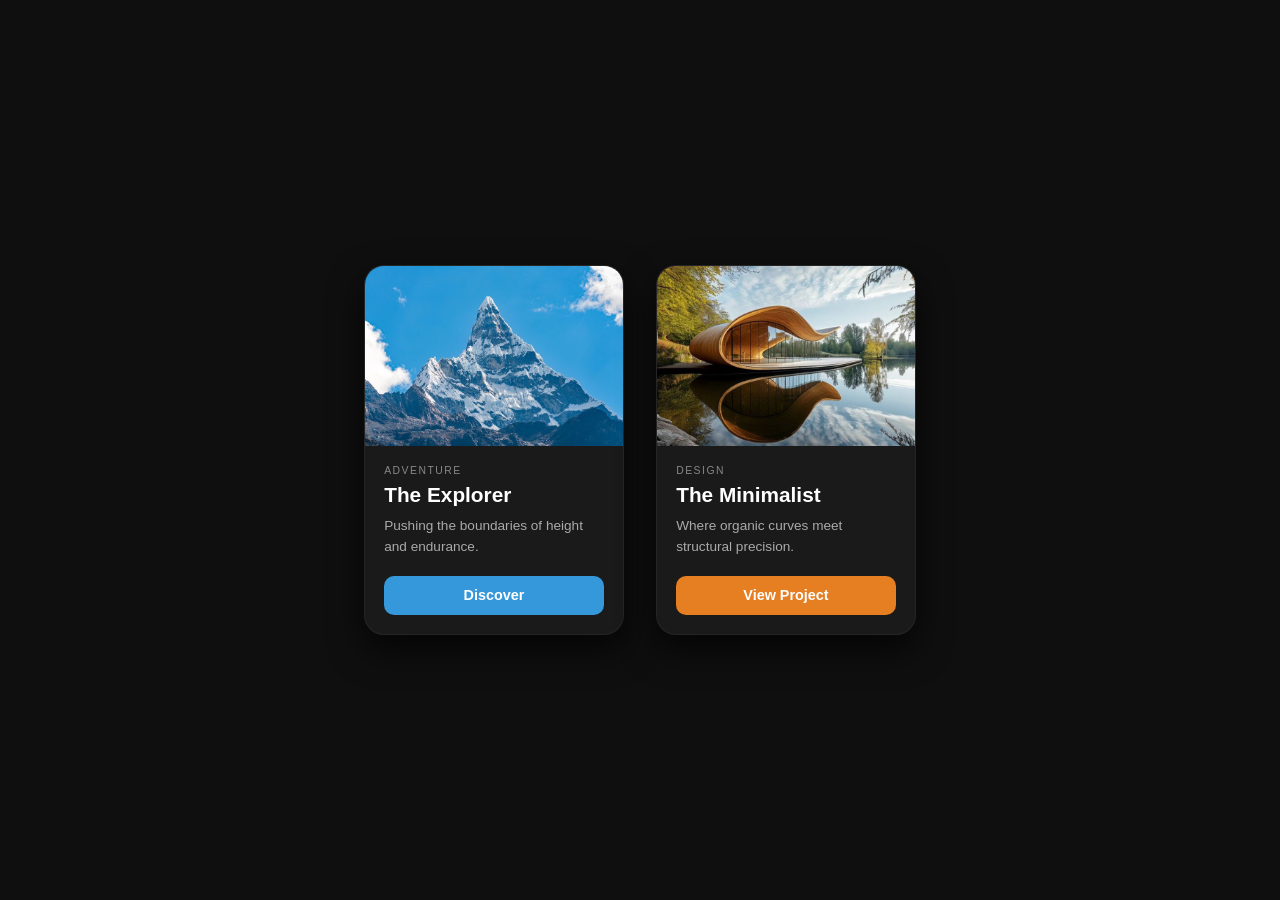
<file: 3d Hover Card/index.html>
<!DOCTYPE html>
<html lang="en">
<head>
    <meta charset="UTF-8">
    <meta name="viewport" content="width=device-width, initial-scale=1.0">
    <title>3D Card Hover Effect</title>
    <link rel="stylesheet" href="styles.css">
</head>
<body>

    <div class="container">
        <div class="card">
            <div class="card-image-wrap">
                <img src="images/bg-image-1.jpg" alt="Mountain Peak" class="card-bg">
                <div class="glare"></div>
            </div>
            <div class="card-content">
                <span class="category">Adventure</span>
                <h2>The Explorer</h2>
                <p>Pushing the boundaries of height and endurance.</p>
                <button class="btn-explorer">Discover</button>
            </div>
        </div>

        <div class="card">
            <div class="card-image-wrap">
                <img src="images/bg-image-2.jpg" alt="Modern Architecture" class="card-bg">
                <div class="glare"></div>
            </div>
            <div class="card-content">
                <span class="category">Design</span>
                <h2>The Minimalist</h2>
                <p>Where organic curves meet structural precision.</p>
                <button class="btn-minimalist">View Project</button>
            </div>
        </div>
    </div>

    <script src="scripts.js"></script>
</body>
</html>
</file>
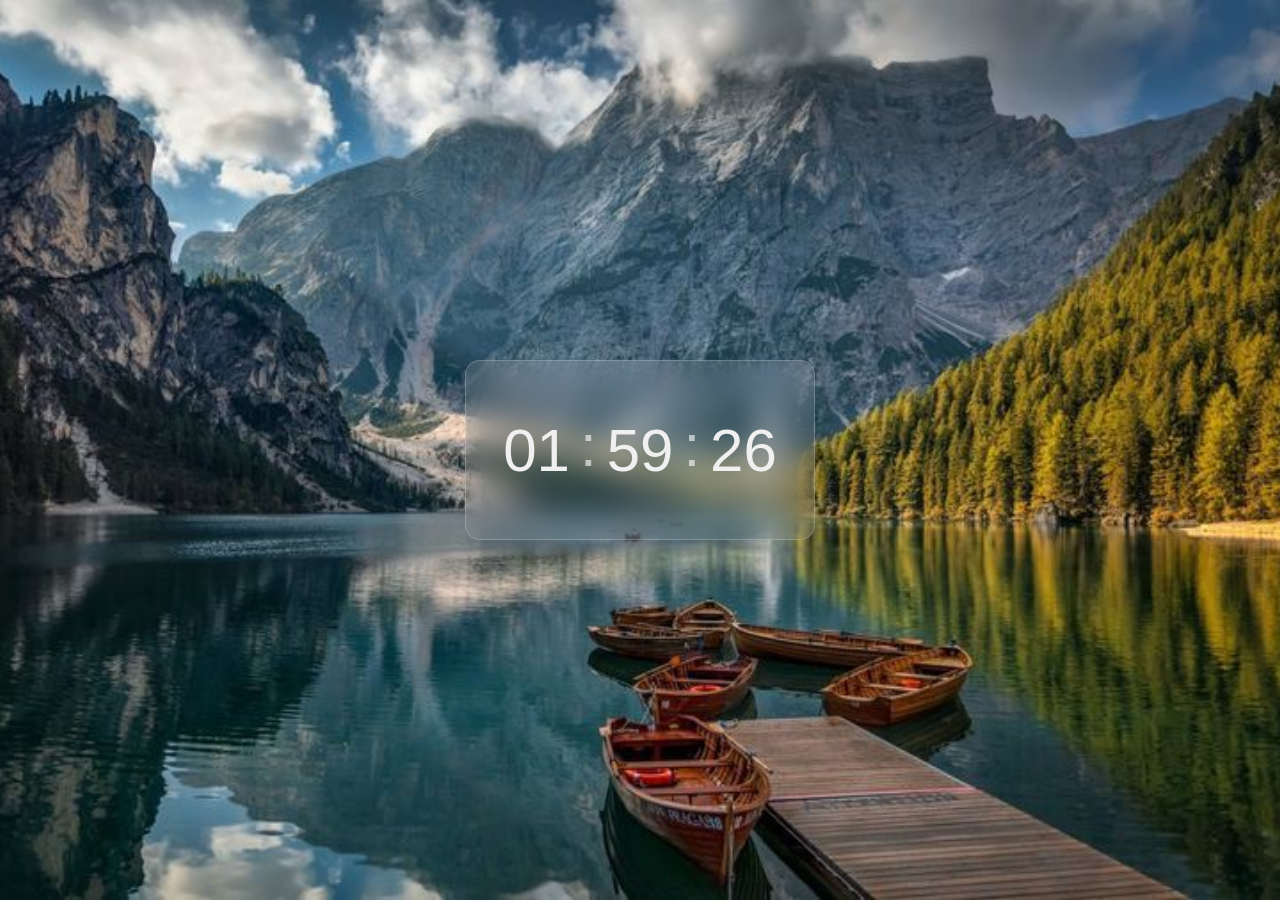
<file: Glassmorphism Digital Clock/index.html>
<!DOCTYPE html>
<html lang="en">
<head>
    <meta charset="UTF-8">
    <meta name="viewport" content="width=device-width, initial-scale=1.0">
    <title>Glassmorphism Digital Clock</title>
    <link rel="stylesheet" href="styles.css">
</head>
<body>
    <div class="container">
        <div class="clock-box">
            <span id="hrs">00</span>
            <span class="colon">:</span>
            <span id="min">00</span>
            <span class="colon">:</span>
            <span id="sec">00</span>
        </div>
    </div>

    <script src="scripts.js"></script>
</body>
</html>
</file>
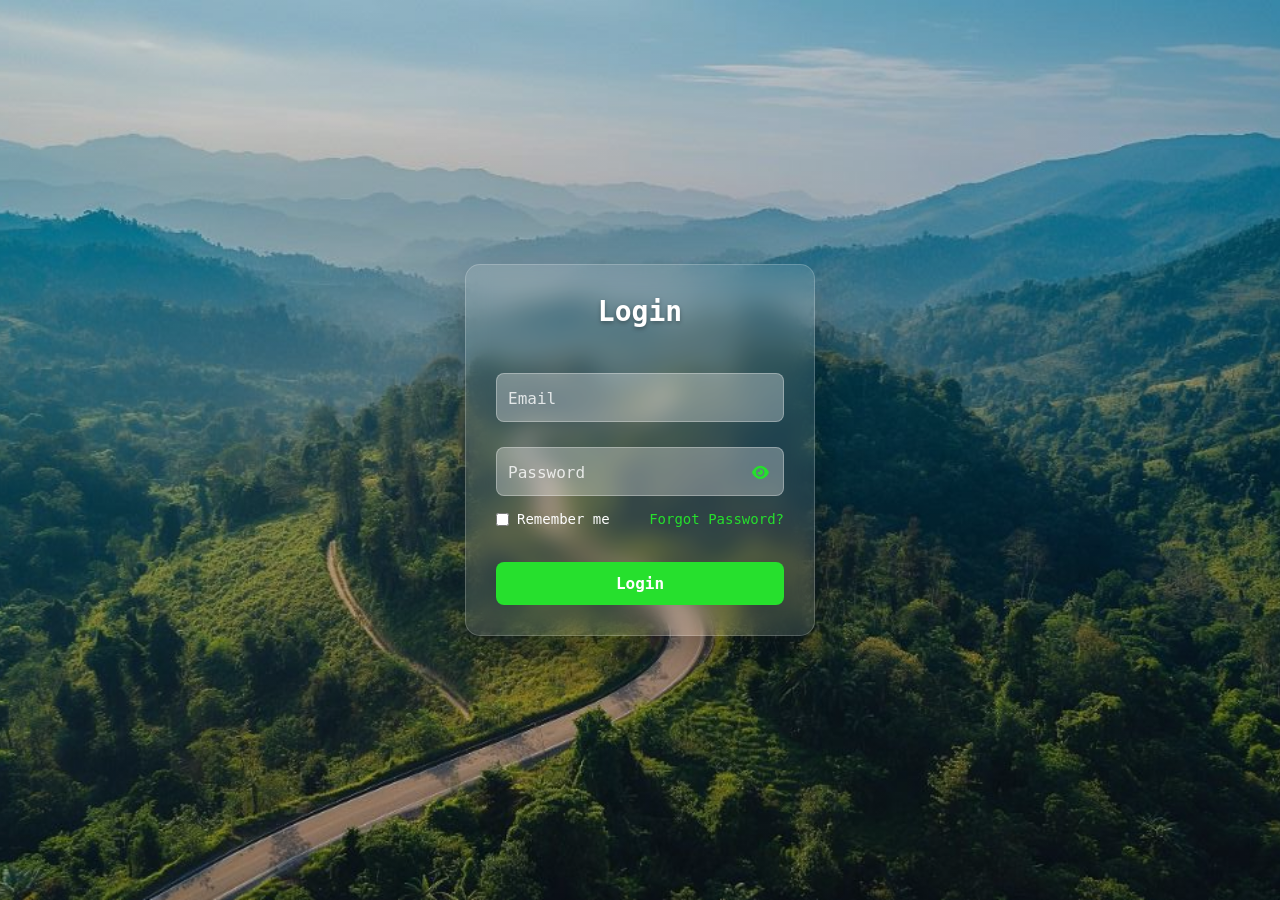
<file: Glassmorphism Login Form/index.html>
<!DOCTYPE html>
<html lang="en">
<head>
    <meta charset="UTF-8">
    <meta name="viewport" content="width=device-width, initial-scale=1.0">
    <title>Glassmorphism Login</title>
    <link rel="stylesheet" href="styles.css">
    <link rel="stylesheet" href="https://cdnjs.cloudflare.com/ajax/libs/font-awesome/6.0.0/css/all.min.css">
</head>
<body>
    <form class="form-container" action="greeting.html">
        <h2 class="form-header">Login</h2>

        <div class="input-box">
            <input type="email" id="email-input" placeholder=" " />
            <label for="email-input">Email</label>
        </div>

        <div class="input-box">
            <input type="password" id="password-input" placeholder=" " />
            <label for="password-input">Password</label>
            <i class="fa-solid fa-eye toggle-password" id="togglePassword"></i>
        </div>

        <div class="form-options">
            <label class="remember-me">
                <input type="checkbox">
                <span>Remember me</span>
            </label>
            <a href="#" class="forgot-password">Forgot Password?</a>
        </div>

        <button type="submit" class="submit-btn">Login</button>
    </form>

    <script src="scripts.js"></script>
</body>
</html>
</file>
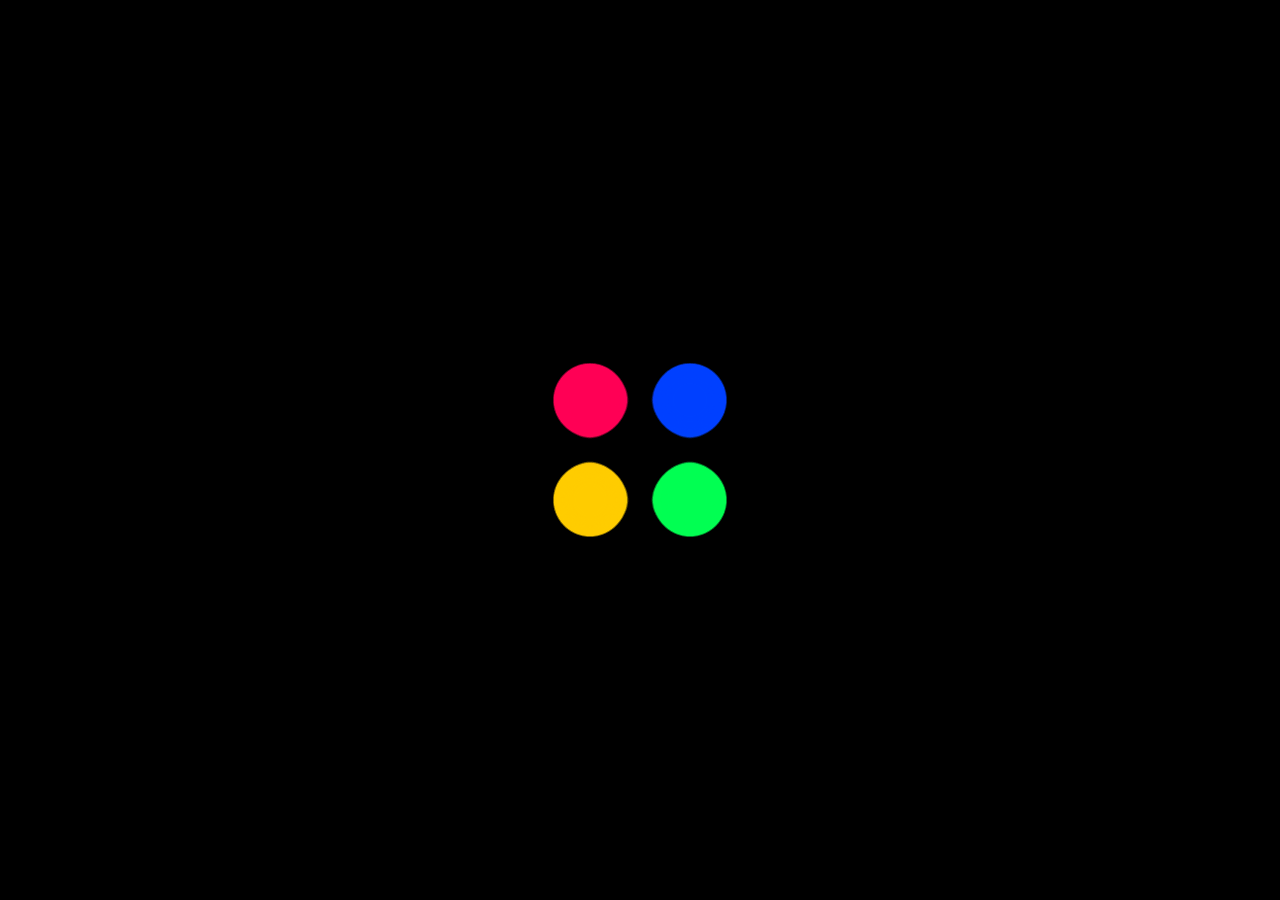
<file: Liquid Loader animation/index.html>
<!DOCTYPE html>
<html lang="en">
<head>
    <meta charset="UTF-8">
    <meta name="viewport" content="width=device-width, initial-scale=1.0">
    <title>Loading Spinner</title>
    <link rel="stylesheet" href="styles.css">
</head>

<body>
    <div class="gooey-wrapper">
        <div class="spinner-box">
            <span class="circle"></span>
            <span class="circle"></span>
            <span class="circle"></span>
            <span class="circle"></span>
        </div>

        <svg xmlns="http://www.w3.org/2000/svg" version="1.1" style="display:none;">
            <defs>
                <filter id="gooey">
                    <!-- Blur the objects -->
                    <feGaussianBlur in="SourceGraphic" stdDeviation="10" result="blur" />
                    <!-- Increase contrast of the alpha channel to make edges sharp -->
                    <feColorMatrix in="blur" mode="matrix"
                        values="
                            1 0 0 0 0
                            0 1 0 0 0
                            0 0 1 0 0
                            0 0 0 20 -10
                        "
                        result="gooey" 
                    />
                    <!-- Ensure the circles stay on top -->
                    <feComposite in="SourceGraphic" in2="gooey" operator="atop" />
                </filter>
            </defs>
        </svg>
    </div>
</body>
</html>
</file>
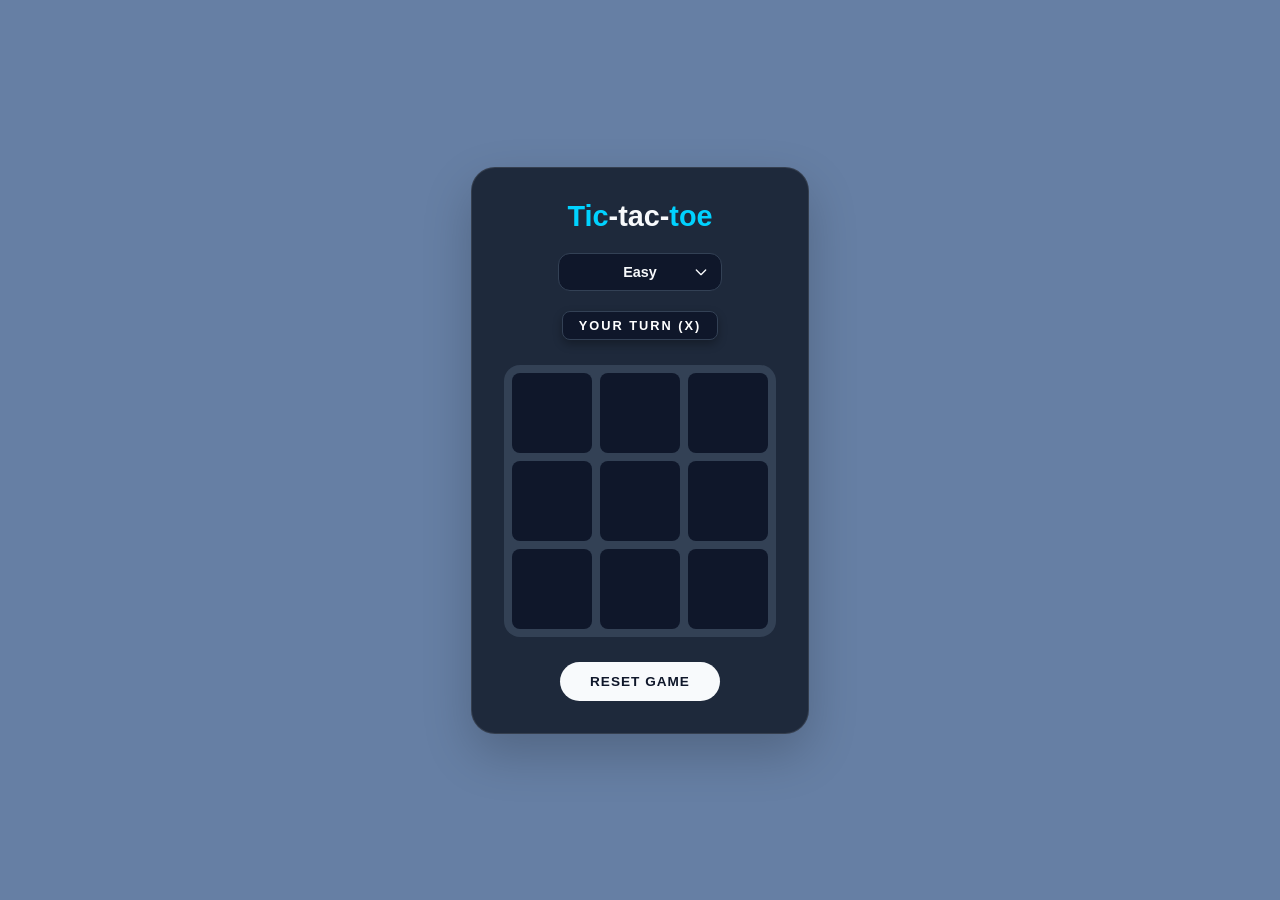
<file: TIc-tac-toe game/index.html>
<!DOCTYPE html>
<html lang="en">
<head>
    <meta charset="UTF-8">
    <meta name="viewport" content="width=device-width, initial-scale=1.0">
    <title>Tic-tac-toe Game</title>
    <link rel="stylesheet" href="styles.css">
</head>
<body>
    <div class="container">
        <h1><span class="bright-blue">Tic</span>-<span>tac</span>-<span class="bright-blue">toe</span></h1>
        
        <select id="difficulty">
            <option value="easy">Easy</option>
            <option value="medium">Medium</option>
            <option value="hard">Impossible</option>
        </select>

        <div class="game-container">
            <span class="status"></span>
            <div class="game-board" id="gameBoard">
                <div class="cell" data-cell></div>
                <div class="cell" data-cell></div>
                <div class="cell" data-cell></div>
                <div class="cell" data-cell></div>
                <div class="cell" data-cell></div>
                <div class="cell" data-cell></div>
                <div class="cell" data-cell></div>
                <div class="cell" data-cell></div>
                <div class="cell" data-cell></div>
            </div>

            <button id="resetButton">Reset Game</button>
        </div>
    </div>
    <script type="module" src="scripts/scripts.js"></script>
</body>
</html>
</file>
<file: 3d Hover Card/styles.css>
* {
    margin: 0;
    padding: 0;
    box-sizing: border-box;
}

body {
    background-color: #0f0f0f;
    height: 100vh;
    display: flex;
    justify-content: center;
    align-items: center;
    font-family: 'Inter', -apple-system, sans-serif;
}


.container {
    display: flex;
    gap: 2rem;
    padding: 1rem;
    perspective: 1000px;
}


.card {
    position: relative;
    width: 260px; 
    background: #1a1a1a;
    border-radius: 20px;
    overflow: hidden;
    border: 1px solid rgba(142, 137, 137, 0.1);
    box-shadow: 0 15px 35px rgba(0, 0, 0, 0.7);
    transform-style: preserve-3d;
    transition: 0.1s ease-out;
}


.card-image-wrap {
    position: relative;
    width: 100%;
    height: 180px; 
    overflow: hidden;
}

.card-bg {
    width: 100%;
    height: 100%;
    object-fit: cover;
}

.glare {
    position: absolute;
    width: 100%;
    height: 100%;
    top: 0;
    left: 0;
    border-radius: 20px;
    background: radial-gradient(
        circle at 50% 50%, 
        rgba(255, 255, 255, 0.4), transparent 0%
    );
    opacity: 0;
    transition: opacity 0.3s;
    mix-blend-mode: overlay;
    pointer-events: none;
}

.card-content {
    padding: 1.2rem;
}

.category {
    font-size: 0.65rem;
    text-transform: uppercase;
    letter-spacing: 1.5px;
    color: #888;
    display: block;
    margin-bottom: 0.4rem;
}

.card-content h2 {
    color: #fff;
    font-size: 1.3rem;
    margin-bottom: 0.6rem;
    font-weight: 600;
}

.card-content p {
    color: #aaa;
    font-size: 0.85rem;
    line-height: 1.5;
    margin-bottom: 1.2rem;
}

button {
    width: 100%;
    padding: 0.7rem;
    border: none;
    border-radius: 10px;
    font-weight: 600;
    font-size: 0.9rem;
    cursor: pointer;
}

.btn-explorer {
    background: #3498db;
    color: white;
}

.btn-minimalist {
    background: #e67e22;
    color: white;
}
</file>
<file: Glassmorphism Digital Clock/styles.css>
* {
    margin: 0;
    padding: 0;
    box-sizing: border-box;
}

body {
    height: 100vh;
    width: 100%;
    display: flex;
    justify-content: center;
    align-items: center;
    background-image: url("bg-image.jpg");
    background-size: cover;
    background-position: center;
    font-family: Impact, sans-serif;
}

.clock-box {
    width: 350px;
    height: 180px;
    border-radius: 15px;
    display: flex;
    align-items: center;
    justify-content: center;
    gap: 10px;
    font-size: 60px;;
    font-weight: 500;
    color: #f1f0f0;
    border: 1px solid rgba(255, 255, 255, 0.2);
    background: rgba(255, 255, 255, 0.1);
    backdrop-filter: blur(15px);
    box-shadow: rgba(255, 255, 255, 0.5);
}

.colon {
    color: rgba(255, 255, 255, 0.6);
    padding-bottom: 10px;
}
</file>
<file: Glassmorphism Login Form/styles.css>
* {
    margin: 0;
    padding: 0;
    box-sizing: border-box;
    font-family: monospace, sans-serif;
}

:root {
    --accent-color: #26e02d; 
    --glass-bg: rgba(0, 0, 0, 0.3);
    --error-color: #ff4b2b;
}

body {
    height: 100vh;
    width: 100%;
    display: flex;
    justify-content: center;
    align-items: center;
    background: linear-gradient(rgba(0,0,0,0.2), rgba(0,0,0,0.2)), url("bg-image.jpg");
    background-size: cover;
    background-position: center;
}

.form-container {
    padding: 30px;
    width: 350px;
    display: flex;
    flex-direction: column;
    gap: 15px;
    border-radius: 15px;
    border: 1px solid rgba(255, 255, 255, 0.2);
    background: rgba(255, 255, 255, 0.1);
    backdrop-filter: blur(12px);
    box-shadow: 0 25px 45px rgba(0, 0, 0, 0.3);
}

.form-header {
    font-size: 28px;
    font-weight: bold;
    margin-bottom: 20px;
    color: #fff;
    text-align: center;
    text-shadow: 0 2px 4px rgba(0,0,0,0.3);
}

.input-box {
    position: relative;
    width: 100%;
    margin-top: 10px;
}

.input-box label {
    position: absolute;
    left: 12px;
    top: 50%;
    transform: translateY(-50%);
    color: rgba(255, 255, 255, 0.8);
    pointer-events: none;
    transition: 0.3s ease all;
    font-size: 16px;
}

.input-box input {
    width: 100%;
    padding: 14px 12px;
    outline: none;
    color: #fff;
    background: rgba(255, 255, 255, 0.3);
    border: 1px solid rgba(255, 255, 255, 0.3);
    border-radius: 8px;
    font-size: 16px;
}

/* Label floating logic */
.input-box input:focus + label,
.input-box input:not(:placeholder-shown) + label {
    top: -12px;
    left: 8px;
    font-size: 13px;
    color: var(--accent-color);
    font-weight: bold;
    text-shadow: 1px 1px 2px rgba(0,0,0,0.8);
}

.input-box input:focus {
    border: 1px solid var(--accent-color);
    background: rgba(0, 0, 0, 0.1);
}

.toggle-password {
    position: absolute;
    right: 15px;
    top: 50%;
    transform: translateY(-50%);
    cursor: pointer;
    font-size: 15px;
    font-weight: bold;
    color: var(--accent-color);
    user-select: none;
    transition: 0.3s;
}

.toggle-password:hover {
    filter: brightness(1.3);
}

/* Adjust the input padding so text doesn't overlap the "Show" button */
#password-input {
    padding-right: 60px;
}

.form-options {
    width: 100%;
    display: flex;
    justify-content: space-between;
    align-items: center;
    margin-bottom: 10px;
    font-size: 14px;
    color: #fff;
}

.remember-me {
    display: flex;
    align-items: center;
    gap: 8px;
    cursor: pointer;
}

.remember-me input {
    accent-color: var(--accent-color);
    cursor: pointer;
}

.forgot-password {
    color: var(--accent-color);
    text-decoration: none;
    transition: 0.3s;
}

.forgot-password:hover {
    text-decoration: underline;
    filter: brightness(1.2);
}

.submit-btn {
    width: 100%;
    padding: 12px;
    margin-top: 10px;
    border: none;
    border-radius: 8px;
    background: var(--accent-color);
    color: white;
    font-size: 16px;
    font-weight: 600;
    cursor: pointer;
    transition: 0.3s;
}

.submit-btn:hover {
    filter: brightness(1.3);
    color: #363636; 
    transform: translateY(-2px);
}

@keyframes shake {
    0%, 100% { transform: translateX(0); }
    20% { transform: translateX(-8px); }
    40% { transform: translateX(8px); }
    60% { transform: translateX(-8px); }
    80% { transform: translateX(8px); }
}

/* --- Error State & Shake Animation --- */
.input-error {
    border: 1.5px solid var(--error-color) !important;
    background: rgba(255, 75, 43, 0.1) !important;
    animation: shake 0.3s ease-in-out;
}

/* Target the label specifically when there is an error */
.input-error + label {
    color: var(--error-color) !important;
}
</file>
<file: Liquid Loader animation/styles.css>
:root {
    --background-color: #000000;
    --gap: 20px;
    --animation-duration: 2s;
}

* {
    margin: 0;
    padding: 0;
    box-sizing: border-box;
}

body {
    background-color: var(--background-color);
    color: var(--text-color);
    font-family: 'Segoe UI', Tahoma, Geneva, Verdana, sans-serif;
    display: flex;
    justify-content: center;
    align-items: center;
    height: 100vh;
}

.gooey-wrapper {
    filter: url('#gooey');
    display: flex;
    justify-items: center;
    align-items: center;
}

.spinner-box {
    width: 180px;
    display: grid;
    grid-template-columns: repeat(2, 1fr);
    grid-template-rows: repeat(2, 1fr);
    gap: var(--gap);
    aspect-ratio: 1;
    animation: spin var(--animation-duration) linear infinite;
}

.circle {
    border-radius: 50%;
    width: 100%;
    aspect-ratio: 1;

    /* Allows the shapes to bleed into each other */
    filter: blur(10px);

    /* Prepares the GPU for animations */
    will-change: transform, opacity;
    animation: merge-and-scale var(--animation-duration) infinite ease-in-out;
}

/* Assigning x and y variables to each spinner */
.circle:nth-of-type(1) { 
    --x: calc(50% + var(--gap) / 2); 
    --y: calc(50% + var(--gap) / 2); 
    background-color: #ff0055; 
}

.circle:nth-of-type(2) { 
    --x: calc(-50% - var(--gap) / 2); 
    --y: calc(50% + var(--gap) / 2); 
    background-color: #0040ff; 
}

.circle:nth-of-type(3) { 
    --x: calc(50% + var(--gap) / 2); 
    --y: calc(-50% - var(--gap) / 2); 
    background-color: #ffcc00; 
}

.circle:nth-of-type(4) { 
    --x: calc(-50% - var(--gap) / 2); 
    --y: calc(-50% - var(--gap) / 2); 
    background-color: #01ff52; 
}

@keyframes spin {
    0%, 10% { transform: rotate(0deg); }
    45%, 55% { transform: rotate(180deg); }
    90%, 100% { transform: rotate(360deg); }
}

@keyframes merge-and-scale {
    0%, 10%, 90%, 100% { 
        transform: translate(0, 0) scale(1); 
        opacity: 0.7; 
    }
    45%, 55% { 
        transform: translate(var(--x), var(--y)) scale(0.9);  
        opacity: 1; 
    }
}

/* .circle:nth-of-type(1) {
    background-color: #ff0055;
    animation: merge-1 var(--animation-duration) infinite ease-in-out;
}

.circle:nth-of-type(2) {
    background-color: #0040ff;
    animation: merge-2 var(--animation-duration) infinite ease-in-out;
}

.circle:nth-of-type(3) {
    background-color: #ffcc00;
    animation: merge-3 var(--animation-duration) infinite ease-in-out;
}

.circle:nth-of-type(4) {
    background-color: #01ff52;
    animation: merge-4 var(--animation-duration) infinite ease-in-out;
}

@keyframes merge-1 {
    0%, 10%, 90%, 100% { 
        transform: translate(0, 0) scale(1); 
        opacity: 0.7; 
    }
    45%, 55% { 
        transform: translate(calc(50% + var(--gap) / 2), calc(50% + var(--gap) / 2)) scale(0.9); 
        opacity: 1; 
    }
}

@keyframes merge-2 {
    0%, 10%, 90%, 100% { 
        transform: translate(0, 0) scale(1); opacity: 0.7; }
    45%, 55% { 
        transform: translate(calc(-50% - var(--gap) / 2), calc(50% + var(--gap) / 2)) scale(0.9); 
        opacity: 1; 
    }
}

@keyframes merge-3 {
    0%, 10%, 90%, 100% { 
        transform: translate(0, 0) scale(1); opacity: 0.7; }
    45%, 55% {
         
        transform: translate(calc(50% + var(--gap) / 2), calc(-50% - var(--gap) / 2)) scale(0.9); 
        opacity: 1; 
    }
}

@keyframes merge-4 {
    0%, 10%, 90%, 100% {
        transform: translate(0, 0) scale(1); opacity: 0.7; }
    45%, 55% { 
        transform: translate(calc(-50% - var(--gap) / 2), calc(-50% - var(--gap) / 2)) scale(0.9); 
        opacity: 1; 
    }
} */
</file>
<file: TIc-tac-toe game/styles.css>
:root {
    --bg-color: #667fa4; 
    --container-bg: #1e293b; 
    --board-line-color: #334155; 
    --cell-bg: #0f172a; 
    --text-primary: #f8fafc;
    --text-muted: #94a3b8;
    --x-color: #fb7185; 
    --o-color: #38bdf8;
    --bright-blue: #00d2ff;
    --cell-size: 80px;
    --border-radius: 12px;
}

body {
    font-family: 'Segoe UI', Tahoma, Geneva, Verdana, sans-serif;
    background-color: var(--bg-color);
    display: flex;
    justify-content: center;
    align-items: center;
    height: 100vh;
    margin: 0;
}

.container {
    text-align: center;
    background-color: var(--container-bg);
    padding: 2rem;
    border-radius: 24px;
    box-shadow: 0 20px 50px rgba(0, 0, 0, 0.2);
    width: fit-content; 
    border: 1px solid rgba(255, 255, 255, 0.1);
}

h1 {
    color: var(--text-primary);
    margin-top: 0;
    margin-bottom: 20px;
    font-size: 1.8rem;
    font-weight: 800;
}

#difficulty {
    appearance: none; /* Removes default browser arrow */
    background-color: var(--cell-bg);
    color: var(--text-primary);
    border: 1px solid var(--board-line-color);
    padding: 10px 20px;
    font-size: 0.9rem;
    font-weight: 600;
    border-radius: 12px;
    cursor: pointer;
    margin-bottom: 20px;
    width: 60%;
    max-width: 200px;
    text-align: center;
    transition: all 0.3s ease;
    outline: none;
    
    /* Custom Arrow Icon */
    background-image: url("data:image/svg+xml,%3Csvg xmlns='http://www.w3.org/2000/svg' fill='none' viewBox='0 0 24 24' stroke='%23f8fafc'%3E%3Cpath stroke-linecap='round' stroke-linejoin='round' stroke-width='2' d='M19 9l-7 7-7-7'%3E%3C/path%3E%3C/svg%3E");
    background-repeat: no-repeat;
    background-position: right 12px center;
    background-size: 16px;
}

#difficulty:not(:disabled):hover {
    border-color: var(--bright-blue);
    background-color: #1e293b;
    box-shadow: 0 0 10px rgba(0, 210, 255, 0.2);
}

#difficulty:not(:disabled):focus {
    border-color: var(--o-color);
    box-shadow: 0 0 0 2px rgba(56, 189, 248, 0.3);
}

.bright-blue {
    color: var(--bright-blue);
}

.status {
    display: inline-block;
    font-size: 0.8rem; 
    font-weight: 800; 
    margin-bottom: 25px;
    padding: 6px 16px;
    background: #0f172a; 
    border-radius: 8px;
    color: #ffffff; 
    text-transform: uppercase;
    letter-spacing: 2px;
    border: 1px solid var(--board-line-color);
    box-shadow: 0 4px 10px rgba(0, 0, 0, 0.3);
    animation: statusPulse 2s infinite ease-in-out;
}

@keyframes statusPulse {
    0% { transform: scale(1); border-color: var(--board-line-color); }
    50% { transform: scale(1.02); border-color: var(--x-color); }
    100% { transform: scale(1); border-color: var(--board-line-color); }
}

.game-board {
    display: grid;
    grid-template-columns: repeat(3, var(--cell-size));
    grid-template-rows: repeat(3, var(--cell-size));
    gap: 8px; 
    background-color: var(--board-line-color); 
    padding: 8px;
    border-radius: 16px;
    margin: 0 auto 25px;
    width: fit-content;
}

.cell, .cell-x, .cell-o {
    width: var(--cell-size);
    height: var(--cell-size);
    background-color: var(--cell-bg); 
    display: flex;
    justify-content: center;
    align-items: center;
    cursor: pointer;
    transition: all 0.2s ease;
    border-radius: 8px;
}

.cell:hover {
    background-color: #1e293b;
}

.cell-content {
    width: 60%;
    height: 60%;
}

.cell-x svg line {
    stroke: var(--x-color) !important;
}

.cell-o svg circle {
    stroke: var(--o-color) !important;
}

#resetButton {
    padding: 12px 30px;
    font-size: 0.85rem;
    font-weight: bold;
    color: var(--cell-bg);
    background-color: var(--text-primary);
    border: none;
    border-radius: 50px;
    cursor: pointer;
    transition: transform 0.2s ease, background-color 0.2s ease;
    text-transform: uppercase;
    letter-spacing: 1px;
}

#resetButton:hover {
    background-color: #ff4d4d; 
    color: white;
    transform: scale(1.1); 
    box-shadow: 0 5px 15px rgba(255, 77, 77, 0.4);
}

#resetButton:active {
    transform: scale(1);
}
</file>
